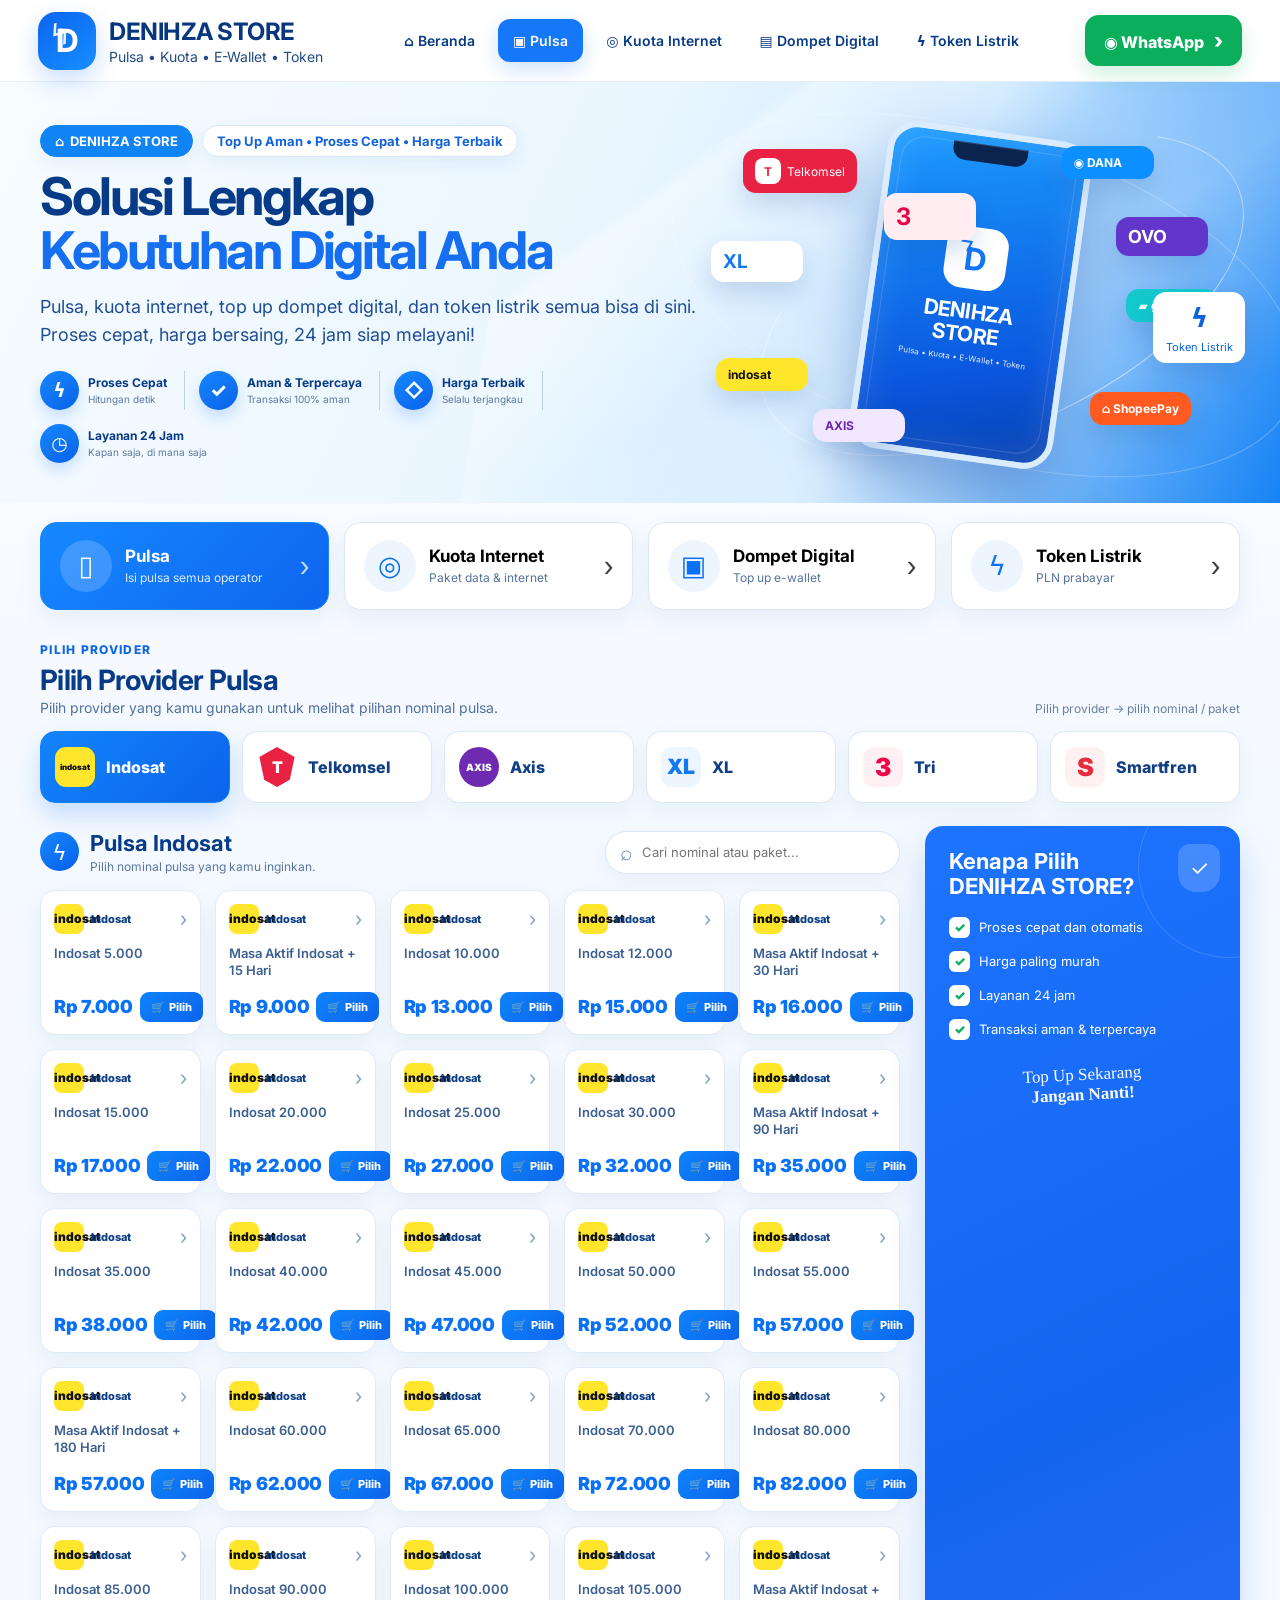
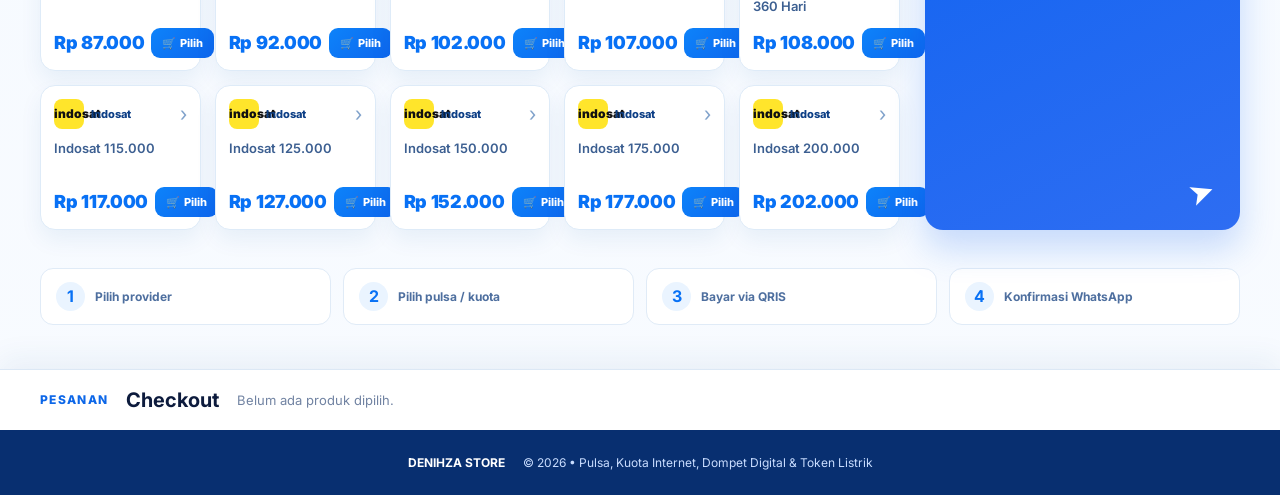
<file: index.html>
<!DOCTYPE html>
<html lang="id">
<head>
  <meta charset="UTF-8">
  <meta name="viewport" content="width=device-width, initial-scale=1.0">
  <title>DENIHZA STORE — Solusi Lengkap Kebutuhan Digital</title>
  <meta name="description" content="DENIHZA STORE — Pulsa, kuota internet, dompet digital dan token listrik.">
  <link rel="preconnect" href="https://fonts.googleapis.com">
  <link rel="preconnect" href="https://fonts.gstatic.com" crossorigin>
  <link href="https://fonts.googleapis.com/css2?family=Inter:wght@400;500;600;700;800&display=swap" rel="stylesheet">
  <link rel="stylesheet" href="style.css">
</head>
<body>
<header class="topbar">
  <div class="topbar-inner">
    <a class="brand" href="index.html" aria-label="DENIHZA STORE">
      <div class="logo-badge"><span>ϟ</span><b>D</b></div>
      <div class="brand-copy"><strong>DENIHZA STORE</strong><span>Pulsa • Kuota • E-Wallet • Token</span></div>
    </a>
    <nav class="nav-links" aria-label="Navigasi utama">
      <a href="#beranda">⌂ <span>Beranda</span></a>
      <a href="#produk" class="active">▣ <span>Pulsa</span></a>
      <a href="#produk">◎ <span>Kuota Internet</span></a>
      <a href="#produk">▤ <span>Dompet Digital</span></a>
      <a href="#produk">ϟ <span>Token Listrik</span></a>
    </nav>
    <a class="wa-top" id="waTop" href="#" target="_blank" rel="noopener">◉ WhatsApp <span>›</span></a>
  </div>
</header>

<main>
  <section class="hero" id="beranda">
    <div class="hero-glow glow-one"></div><div class="hero-glow glow-two"></div>
    <div class="hero-inner">
      <div class="hero-copy">
        <div class="hero-pills"><span>⌂ &nbsp;DENIHZA STORE</span><span>Top Up Aman • Proses Cepat • Harga Terbaik</span></div>
        <h1>Solusi Lengkap<br><span>Kebutuhan Digital Anda</span></h1>
        <p>Pulsa, kuota internet, top up dompet digital, dan token listrik semua bisa di sini. Proses cepat, harga bersaing, 24 jam siap melayani!</p>
        <div class="hero-features">
          <div><i>ϟ</i><span><b>Proses Cepat</b><small>Hitungan detik</small></span></div>
          <div><i>✓</i><span><b>Aman & Terpercaya</b><small>Transaksi 100% aman</small></span></div>
          <div><i>◇</i><span><b>Harga Terbaik</b><small>Selalu terjangkau</small></span></div>
          <div><i>◷</i><span><b>Layanan 24 Jam</b><small>Kapan saja, di mana saja</small></span></div>
        </div>
      </div>
      <div class="hero-visual" aria-hidden="true">
        <div class="orbit orbit-a"></div><div class="orbit orbit-b"></div>
        <div class="phone">
          <div class="phone-notch"></div>
          <div class="phone-logo"><span>ϟ</span><b>D</b></div>
          <strong>DENIHZA<br>STORE</strong><small>Pulsa • Kuota • E-Wallet • Token</small>
        </div>
        <div class="float-card f-telkomsel"><b>T</b><span>Telkomsel</span></div>
        <div class="float-card f-xl"><b>XL</b></div><div class="float-card f-indosat"><b>indosat</b></div>
        <div class="float-card f-axis"><b>AXIS</b></div><div class="float-card f-tri"><b>3</b></div>
        <div class="float-card f-dana"><b>◉ DANA</b></div><div class="float-card f-ovo"><b>OVO</b></div>
        <div class="float-card f-gopay"><b>▰ gopay</b></div><div class="float-card f-shopee"><b>⌂ ShopeePay</b></div>
        <div class="float-card f-pln"><b>ϟ</b><span>Token Listrik</span></div>
      </div>
    </div>
  </section>

  <section class="service-tabs" id="produk">
    <button class="service-card cat active" data-category="pulsa"><span class="service-icon phone-icon">▯</span><span><b>Pulsa</b><small>Isi pulsa semua operator</small></span><em>›</em></button>
    <button class="service-card cat" data-category="kuota"><span class="service-icon globe-icon">◎</span><span><b>Kuota Internet</b><small>Paket data & internet</small></span><em>›</em></button>
    <button class="service-card cat" data-category="ewallet"><span class="service-icon wallet-icon">▣</span><span><b>Dompet Digital</b><small>Top up e-wallet</small></span><em>›</em></button>
    <button class="service-card cat" data-category="token"><span class="service-icon bolt-icon">ϟ</span><span><b>Token Listrik</b><small>PLN prabayar</small></span><em>›</em></button>
  </section>

  <section id="mobileShop" class="provider-section">
    <div class="section-label">PILIH PROVIDER</div>
    <div class="provider-heading"><div><h2 id="serviceTitle">Pilih Provider Pulsa</h2><p>Pilih provider yang kamu gunakan untuk melihat pilihan nominal pulsa.</p></div><div class="flow-note">Pilih provider → pilih nominal / paket</div></div>
    <div id="providerButtons" class="provider-buttons"></div>
  </section>

  <section class="shop-layout">
    <div class="products-wrap">
      <div class="section-head">
        <div class="product-heading"><div class="brand-title"><span class="mini-brand">ϟ</span><div><h2 id="categoryTitle">Pulsa Telkomsel</h2><p id="productHint">Pilih nominal pulsa Telkomsel sesuai kebutuhan Anda.</p></div></div></div>
        <div class="search-wrap"><span>⌕</span><input id="search" class="search" type="search" placeholder="Cari nominal atau paket..."></div>
      </div>
      <div id="products" class="products"></div>
    </div>
    <aside class="benefit-card">
      <div class="benefit-shield">✓</div>
      <h2>Kenapa Pilih<br>DENIHZA STORE?</h2>
      <ul><li>Proses cepat dan otomatis</li><li>Harga paling murah</li><li>Layanan 24 jam</li><li>Transaksi aman & terpercaya</li></ul>
      <div class="benefit-note">Top Up Sekarang<br><b>Jangan Nanti!</b></div><div class="paper-plane">➤</div>
    </aside>
  </section>

  <section class="steps"><div><b>1</b><span>Pilih provider</span></div><div><b>2</b><span>Pilih pulsa / kuota</span></div><div><b>3</b><span>Bayar via QRIS</span></div><div><b>4</b><span>Konfirmasi WhatsApp</span></div></section>

  <section class="checkout-dock" id="checkoutDock">
    <div class="checkout-inner">
      <div class="checkout-copy"><span class="section-label">PESANAN</span><h3>Checkout</h3><div id="emptyOrder">Belum ada produk dipilih.</div><div id="orderForm" class="hidden"><div class="selected-product"><span id="selectedName"></span><b id="selectedPrice"></b></div><div class="checkout-fields"><input id="targetNumber" type="tel" placeholder="Nomor tujuan (08xxxxxxxxxx)"><input id="buyerName" type="text" placeholder="Nama pembeli (opsional)"><button id="checkoutBtn" class="primary-btn">Lanjut Pembayaran</button><button id="cancelBtn" class="text-btn">Batalkan</button></div></div></div>
    </div>
  </section>
</main>
<footer><strong>DENIHZA STORE</strong><span>© 2026 • Pulsa, Kuota Internet, Dompet Digital & Token Listrik</span></footer>
<script src="app.js"></script>
<script>
  // Sinkronkan kelas desain baru dengan event kategori yang sudah ada di app.js.
  document.querySelectorAll('.service-card').forEach(btn=>btn.addEventListener('click',()=>{
    document.querySelectorAll('.service-card').forEach(x=>x.classList.remove('active')); btn.classList.add('active');
    window.scrollTo({top:document.getElementById('produk').offsetTop-20,behavior:'smooth'});
  }));
</script>
</body>
</html>
</file>
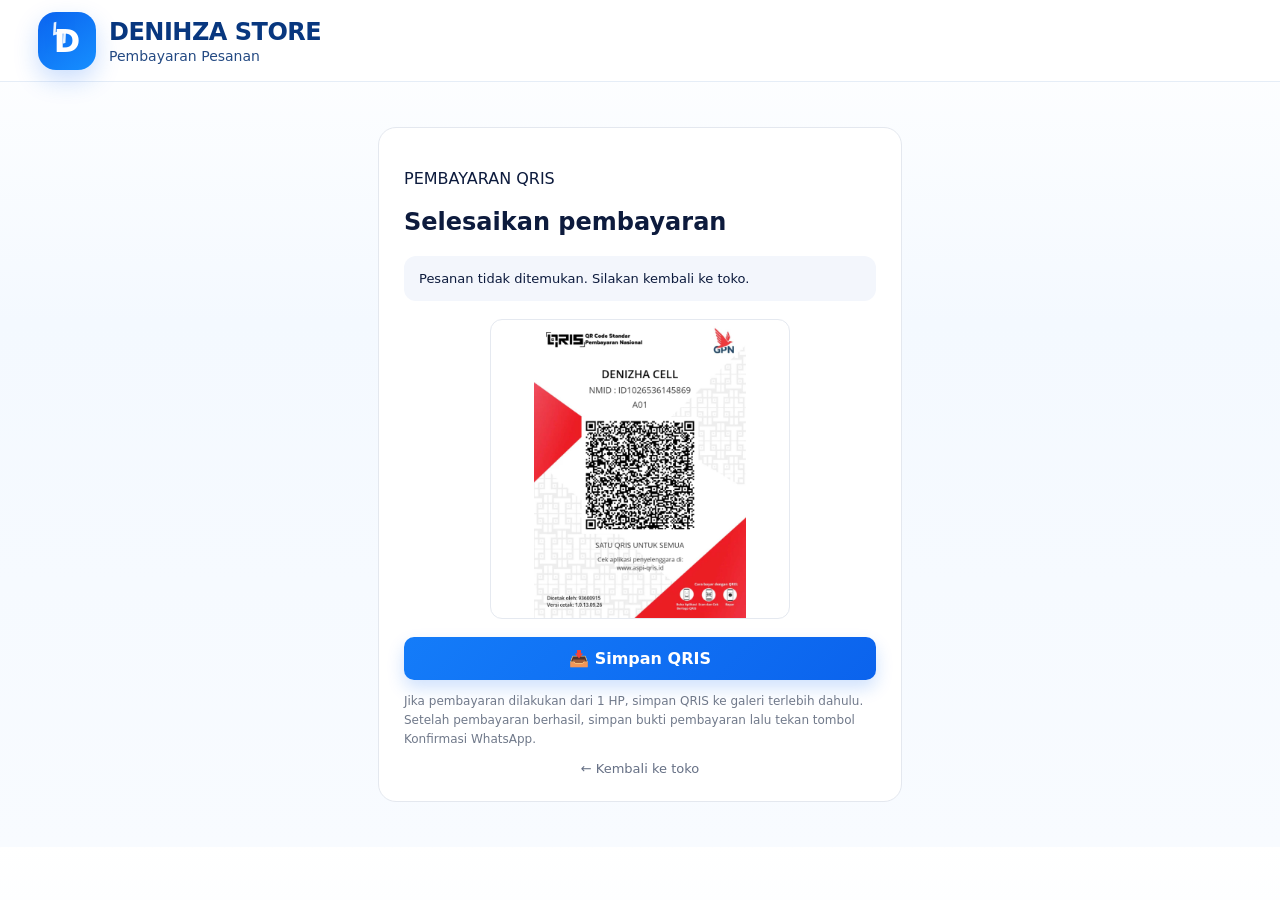
<file: payment.html>
<!DOCTYPE html>
<html lang="id">
<head>
<meta charset="UTF-8"><meta name="viewport" content="width=device-width,initial-scale=1.0">
<title>Pembayaran - DENIHZA STORE</title><link rel="stylesheet" href="style.css">
<style>.payment{max-width:560px;margin:45px auto;padding:0 18px}.paybox{background:#fff;border:1px solid #e4e8ef;border-radius:18px;padding:25px}.qris{width:100%;max-width:300px;aspect-ratio:1;object-fit:contain;border:1px solid #e5e9f0;border-radius:12px;display:block;margin:18px auto}.detail{background:#f3f6fc;border-radius:12px;padding:15px;margin:15px 0;font-size:13px}.row{display:flex;justify-content:space-between;gap:12px;margin:8px 0}.note{font-size:12px;color:#70798a;line-height:1.6}.back{display:block;text-align:center;margin-top:12px;color:#667085;font-size:13px}</style>
</head>
<body>
<header class="topbar"><div class="topbar-inner"><a class="brand" href="index.html"><div class="logo-badge"><span>ϟ</span><b>D</b></div><div class="brand-copy"><strong>DENIHZA STORE</strong><span>Pembayaran Pesanan</span></div></a></div></header>
<main class="payment"><div class="paybox">
<p class="eyebrow">PEMBAYARAN QRIS</p><h2>Selesaikan pembayaran</h2>
<div id="detail" class="detail"></div>
<img class="qris" src="qris.png" alt="QRIS DENIHZA STORE" onerror="this.style.display='none';document.getElementById('qrisMissing').style.display='block'">
<p id="qrisMissing" class="note" style="display:none;text-align:center">Gambar QRIS belum dipasang. Ganti file <b>qris.png</b> dengan QRIS kamu.</p>
<div style="display:flex;gap:10px;flex-wrap:wrap;margin:12px 0 4px">
  <a class="primary-btn" style="flex:1;min-width:180px;text-align:center;text-decoration:none" href="qris.png" download="QRIS-DENIHZA-STORE.png">📥 Simpan QRIS</a>
</div>
<p class="note">Jika pembayaran dilakukan dari 1 HP, simpan QRIS ke galeri terlebih dahulu. Setelah pembayaran berhasil, simpan bukti pembayaran lalu tekan tombol Konfirmasi WhatsApp.</p>
<button id="confirm" class="primary-btn full">💬 Konfirmasi via WhatsApp</button>
<a class="back" href="index.html">← Kembali ke toko</a>
</div></main>
<script>
const CONFIG={whatsapp:"6285777949213"};
const order=JSON.parse(sessionStorage.getItem("denihzaOrder")||"null");
if(!order){document.getElementById("detail").innerHTML="Pesanan tidak ditemukan. Silakan kembali ke toko.";document.getElementById("confirm").style.display="none";}
else{
 const rupiah=n=>new Intl.NumberFormat("id-ID",{style:"currency",currency:"IDR",maximumFractionDigits:0}).format(n);
 document.getElementById("detail").innerHTML=`<div class="row"><span>ID Pesanan</span><b>${order.orderId}</b></div><div class="row"><span>Produk</span><b>${order.provider} - ${order.name}</b></div><div class="row"><span>Nomor Tujuan</span><b>${order.number}</b></div><div class="row"><span>Nama</span><b>${order.buyer}</b></div><div class="row"><span>Total</span><b>${rupiah(order.price)}</b></div>`;
 document.getElementById("confirm").onclick=()=>{
   const msg = `🛒 PESANAN DENIHZA STORE\n\n📋 ID Pesanan: ${order.orderId}\n📱 Produk: ${order.provider} - ${order.name}\n📞 Nomor Tujuan: ${order.number}\n👤 Nama: ${order.buyer || "-"}\n💰 Total: ${rupiah(order.price)}\n💳 Metode: QRIS\n\n📎 Saya sudah melakukan pembayaran dan akan mengirim bukti pembayaran melalui WhatsApp.`;
   location.href = `https://wa.me/${CONFIG.whatsapp}?text=${encodeURIComponent(msg)}`;
 };
}
</script>
</body></html>
</file>
<file: style.css>
:root{--blue:#1167f5;--blue2:#1689ff;--navy:#073a88;--ink:#0d1b3d;--muted:#63749a;--bg:#f4f9ff;--white:#fff;--line:#dbe7f6;--green:#08aa5b;--shadow:0 18px 45px rgba(24,91,180,.12)}
*{box-sizing:border-box}html{scroll-behavior:smooth}body{margin:0;font-family:Inter,system-ui,-apple-system,BlinkMacSystemFont,"Segoe UI",sans-serif;color:var(--ink);background:linear-gradient(180deg,#fff 0,#f4f9ff 38%,#f8fbff 100%)}button,input{font:inherit}button{cursor:pointer}a{text-decoration:none;color:inherit}.hidden{display:none!important}
.topbar{height:82px;background:#fff;border-bottom:1px solid #e5edf7;position:sticky;top:0;z-index:30}.topbar-inner{height:100%;max-width:1390px;margin:auto;padding:0 38px;display:flex;align-items:center;gap:30px}.brand{display:flex;align-items:center;gap:13px;min-width:300px}.logo-badge{width:58px;height:58px;border-radius:18px;background:linear-gradient(145deg,#0b64ef,#168fff);color:#fff;display:grid;place-items:center;position:relative;box-shadow:0 10px 25px rgba(17,103,245,.22);overflow:hidden}.logo-badge b{font-size:32px;line-height:1}.logo-badge span{position:absolute;font-size:30px;top:4px;left:12px;opacity:.9;transform:rotate(-15deg)}.brand-copy strong{display:block;font-size:24px;letter-spacing:-.5px;color:#08377f}.brand-copy span{display:block;font-size:14px;color:#244a83;margin-top:2px}.nav-links{display:flex;align-items:center;gap:8px;flex:1;justify-content:center}.nav-links a{padding:13px 15px;border-radius:12px;color:#093b86;font-size:14px;font-weight:600;white-space:nowrap}.nav-links a.active{background:#1578f8;color:#fff;box-shadow:0 7px 20px rgba(21,120,248,.22)}.nav-links a:hover{background:#eef6ff}.nav-links a.active:hover{background:#1578f8}.wa-top{background:#0aae5b;color:#fff;border-radius:14px;padding:13px 19px;font-weight:800;white-space:nowrap;box-shadow:0 9px 20px rgba(0,174,91,.18)}.wa-top span{font-size:21px;margin-left:7px}
.hero{position:relative;overflow:hidden;background:linear-gradient(115deg,#f7fcff 0%,#eaf6ff 45%,#cfeaff 68%,#1683f5 100%);min-height:370px}.hero:after{content:"";position:absolute;right:-9%;top:-60%;width:70%;height:220%;background:linear-gradient(135deg,transparent 30%,rgba(255,255,255,.35) 31%,transparent 45%,rgba(255,255,255,.2) 55%,transparent 70%);transform:rotate(9deg)}.hero-inner{max-width:1390px;margin:auto;padding:38px 40px 32px;display:grid;grid-template-columns:1.1fr .9fr;align-items:center;position:relative;z-index:2}.hero-copy{padding:5px 0 8px}.hero-pills{display:flex;gap:9px;flex-wrap:wrap;margin-bottom:13px}.hero-pills span{background:#fff;border:1px solid #d4e7fb;color:#1163d7;border-radius:20px;padding:7px 14px;font-size:13px;font-weight:700;box-shadow:0 6px 18px rgba(35,104,183,.08)}.hero-pills span:first-child{background:#1184f5;color:#fff;border-color:#1184f5}.hero h1{font-size:52px;line-height:1.04;letter-spacing:-2.4px;margin:10px 0 15px;color:#073b87}.hero h1 span{color:#166ff1}.hero-copy>p{font-size:18px;line-height:1.55;color:#214e93;max-width:730px;margin:0 0 22px}.hero-features{display:flex;gap:14px;flex-wrap:wrap}.hero-features>div{display:flex;gap:9px;align-items:center;padding-right:17px;border-right:1px solid rgba(30,99,173,.25)}.hero-features>div:last-child{border-right:0}.hero-features i{width:39px;height:39px;border-radius:50%;display:grid;place-items:center;background:linear-gradient(145deg,#1687ff,#0962e8);color:#fff;font-style:normal;font-weight:800;font-size:19px;box-shadow:0 7px 15px rgba(20,104,236,.2)}.hero-features b,.hero-features small{display:block}.hero-features b{font-size:12px;color:#073a88}.hero-features small{font-size:10px;color:#5f79a0;margin-top:3px}.hero-visual{height:340px;position:relative;display:flex;justify-content:center;align-items:center}.phone{width:205px;height:330px;border-radius:30px;background:linear-gradient(165deg,#1b9cff,#0a57de 72%,#0640b0);border:6px solid #dcecff;box-shadow:0 30px 60px rgba(10,64,160,.35),inset 0 0 40px rgba(255,255,255,.15);transform:rotate(8deg);display:flex;flex-direction:column;align-items:center;justify-content:center;color:#fff;position:relative;z-index:5}.phone:after{content:"";position:absolute;inset:8px;border:1px solid rgba(255,255,255,.15);border-radius:24px}.phone-notch{position:absolute;top:8px;width:75px;height:18px;background:#0b244d;border-radius:0 0 12px 12px}.phone-logo{width:62px;height:62px;border-radius:18px;background:#fff;color:#1376f7;display:grid;place-items:center;position:relative;overflow:hidden;margin-bottom:12px}.phone-logo b{font-size:31px}.phone-logo span{position:absolute;top:1px;left:12px;font-size:25px}.phone strong{font-size:21px;text-align:center;line-height:1.05;letter-spacing:-.6px}.phone small{font-size:8px;margin-top:7px;opacity:.9}.float-card{position:absolute;background:#fff;border-radius:13px;min-width:92px;padding:9px 12px;box-shadow:0 12px 25px rgba(21,74,150,.17);display:flex;align-items:center;gap:6px;z-index:7;font-size:12px}.f-telkomsel{left:8%;top:7%;background:#e92143;color:#fff}.f-telkomsel b{width:26px;height:26px;background:#fff;color:#e92143;border-radius:8px;display:grid;place-items:center}.f-xl{left:2%;top:34%;font-size:19px;color:#1478ee}.f-indosat{left:3%;bottom:22%;background:#ffe62c;color:#111;font-weight:800}.f-axis{left:21%;bottom:7%;background:#f1e7ff;color:#7226ad}.f-tri{left:34%;top:20%;background:#ffedf2;color:#e90045;font-size:24px}.f-dana{right:16%;top:6%;background:#0c8fff;color:#fff}.f-ovo{right:6%;top:27%;background:#6336cb;color:#fff;font-size:18px}.f-gopay{right:4%;top:48%;background:#13c9ce;color:#fff}.f-shopee{right:9%;bottom:12%;background:#ff5a20;color:#fff}.f-pln{right:-1%;bottom:30%;background:#fff;color:#0b63dc;flex-direction:column;font-size:11px}.f-pln b{font-size:27px}.orbit{position:absolute;border-radius:50%;border:1px solid rgba(255,255,255,.45);transform:rotate(-25deg)}.orbit-a{width:520px;height:260px;right:-4%;border-top-color:transparent;border-bottom-color:rgba(255,255,255,.65)}.orbit-b{width:650px;height:320px;right:-13%;border-color:rgba(255,255,255,.25);transform:rotate(18deg)}
.service-tabs{max-width:1390px;margin:-1px auto 0;padding:20px 40px 15px;display:grid;grid-template-columns:repeat(4,1fr);gap:15px;position:relative;z-index:8}.service-card{border:1px solid #dce9f7;background:#fff;border-radius:17px;padding:17px 19px;display:flex;align-items:center;gap:13px;text-align:left;box-shadow:0 10px 24px rgba(28,91,163,.08);transition:.2s}.service-card:hover{transform:translateY(-2px);box-shadow:0 15px 30px rgba(28,91,163,.12)}.service-card.active{background:linear-gradient(135deg,#1688ff,#0e65ef);border-color:#1688ff;color:#fff}.service-card.active small{color:#dbeaff}.service-card em{margin-left:auto;font-style:normal;font-size:28px;opacity:.75}.service-icon{width:52px;height:52px;border-radius:50%;display:grid;place-items:center;background:#edf6ff;color:#0972f4;font-size:27px}.service-card.active .service-icon{background:rgba(255,255,255,.18);color:#fff}.service-card b,.service-card small{display:block}.service-card b{font-size:17px}.service-card small{font-size:12px;color:#56739e;margin-top:4px}
.provider-section{max-width:1390px;margin:4px auto;padding:13px 40px 8px}.section-label{font-size:12px;letter-spacing:1.3px;font-weight:800;color:#0d67e8}.provider-heading{display:flex;justify-content:space-between;align-items:end;gap:20px}.provider-heading h2{font-size:28px;margin:6px 0 2px;color:#073b87;letter-spacing:-.7px}.provider-heading p{margin:0;color:#52719f;font-size:14px}.flow-note{color:#6a7fa2;font-size:12px}.provider-buttons{display:grid;grid-template-columns:repeat(6,minmax(0,1fr));gap:12px;margin-top:15px}.provider-btn{min-height:72px;border:1px solid #dbe8f7;border-radius:15px;background:#fff;display:flex;align-items:center;justify-content:flex-start;gap:11px;padding:10px 14px;color:#103f84;font-weight:800;box-shadow:0 8px 20px rgba(20,82,152,.06);transition:.2s}.provider-btn:hover{transform:translateY(-2px)}.provider-btn.active{background:linear-gradient(135deg,#1284fa,#0c63ed);color:#fff;border-color:#1284fa;box-shadow:0 12px 25px rgba(16,108,239,.2)}.brand-mark{width:40px;height:40px;display:grid;place-items:center;border-radius:11px;font-weight:900;flex:0 0 auto}.telkomsel-mark{background:#e92143;color:#fff;clip-path:polygon(50% 0,94% 25%,82% 82%,50% 100%,18% 82%,6% 25%);border-radius:0}.indosat-mark{background:#ffe52b;color:#111;font-size:8px;line-height:1}.axis-mark{background:#6f2ab2;color:#fff;border-radius:20px;font-size:10px}.xl-mark{color:#1478ee;background:#edf6ff;font-size:21px}.tri-mark{background:#fff0f4;color:#ed0848;font-size:25px}.smartfren-mark{background:#fff1f1;color:#e62d3d;font-size:25px}.dana-mark{background:#0d90ff;color:#fff}.ovo-mark{background:#6336cb;color:#fff;font-size:12px}.gopay-mark{background:#0bc9ce;color:#fff}.shopeepay-mark{background:#ff5a20;color:#fff}.pln-mark{background:#fff4c7;color:#f0a500;font-size:23px}.generic-mark{background:#edf4ff;color:#1678f5}
.shop-layout{max-width:1390px;margin:5px auto 0;padding:10px 40px 20px;display:grid;grid-template-columns:minmax(0,1fr) 315px;gap:25px}.section-head{display:flex;align-items:end;justify-content:space-between;gap:20px;margin:4px 0 16px}.brand-title{display:flex;gap:11px;align-items:center}.mini-brand{width:39px;height:39px;border-radius:50%;background:linear-gradient(145deg,#1687ff,#0860e9);color:#fff;display:grid;place-items:center;font-size:22px}.brand-title h2{font-size:22px;margin:0;color:#073b87}.brand-title p{font-size:12px;color:#5c76a0;margin:3px 0 0}.search-wrap{width:295px;height:43px;border:1px solid #d9e7f6;border-radius:22px;background:#fff;display:flex;align-items:center;padding:0 14px;gap:7px;box-shadow:0 7px 17px rgba(20,85,157,.05)}.search-wrap>span{font-size:21px;color:#6d8ab4}.search{border:0;outline:0;width:100%;font-size:13px;background:transparent}.products{display:grid;grid-template-columns:repeat(5,minmax(0,1fr));gap:14px}.product{background:#fff;border:1px solid #deebf8;border-radius:15px;padding:13px 13px 12px;box-shadow:0 10px 22px rgba(20,85,157,.07);min-height:145px;cursor:pointer;transition:.2s}.product:hover{transform:translateY(-3px);box-shadow:0 16px 28px rgba(20,85,157,.13);border-color:#b9d7f8}.product-top{display:flex;justify-content:space-between;align-items:center;margin-bottom:11px}.product-brand{display:flex;align-items:center;gap:7px;color:#0d3f86;font-size:11px;font-weight:800}.product-brand .brand-mark{width:30px;height:30px;border-radius:8px;font-size:12px}.product strong{font-size:13px;line-height:1.35;color:#3c5f91;display:block;min-height:37px;font-weight:600}.arrow{font-size:20px;color:#80a2cb}.product-bottom{display:flex;justify-content:space-between;align-items:center;margin-top:10px;gap:7px}.price{font-size:18px;font-weight:900;color:#0871f5;letter-spacing:-.3px}.buy-mini{background:linear-gradient(135deg,#0d83fa,#0d65ed);color:#fff;padding:8px 11px;border-radius:9px;font-size:11px;font-weight:800;white-space:nowrap}.benefit-card{border-radius:18px;background:linear-gradient(155deg,#1d74ff,#1465f1 58%,#2e6df2);color:#fff;padding:23px 24px;min-height:320px;box-shadow:0 18px 35px rgba(20,100,239,.22);position:relative;overflow:hidden}.benefit-card:after{content:"";position:absolute;width:180px;height:180px;border-radius:50%;border:1px solid rgba(255,255,255,.15);right:-80px;top:-50px}.benefit-shield{position:absolute;right:20px;top:18px;width:42px;height:48px;border-radius:12px 12px 18px 18px;background:rgba(255,255,255,.18);display:grid;place-items:center;font-size:22px}.benefit-card h2{font-size:22px;line-height:1.15;margin:0 50px 17px 0}.benefit-card ul{list-style:none;padding:0;margin:0}.benefit-card li{font-size:13px;margin:13px 0;display:flex;gap:9px;align-items:center}.benefit-card li:before{content:"✓";width:21px;height:21px;border-radius:6px;background:#fff;color:#10ae62;display:grid;place-items:center;font-weight:900}.benefit-note{margin-top:25px;text-align:center;font-family:cursive;font-size:17px;transform:rotate(-3deg)}.paper-plane{position:absolute;right:26px;bottom:20px;font-size:31px;transform:rotate(-20deg)}
.steps{max-width:1390px;margin:4px auto 30px;padding:14px 40px;display:grid;grid-template-columns:repeat(4,1fr);gap:12px}.steps>div{background:#fff;border:1px solid #e0ebf7;border-radius:13px;padding:13px 15px;display:flex;align-items:center;gap:10px}.steps b{width:29px;height:29px;border-radius:50%;display:grid;place-items:center;background:#eaf4ff;color:#0871f5}.steps span{font-size:12px;color:#4e6f9f;font-weight:700}.checkout-dock{background:#fff;border-top:1px solid #dce8f5;box-shadow:0 -10px 30px rgba(25,82,146,.07)}.checkout-inner{max-width:1390px;margin:auto;padding:18px 40px}.checkout-copy{display:flex;align-items:center;gap:18px}.checkout-copy h3{margin:0;font-size:20px}.checkout-copy>#emptyOrder{font-size:13px;color:#7183a2}.order-card{display:none}.selected-product{display:flex;justify-content:space-between;gap:20px;background:#f3f8ff;border:1px solid #d9e9fb;border-radius:10px;padding:10px 13px;font-size:12px;min-width:310px}.selected-product b{color:#0871f5}.checkout-fields{display:flex;gap:8px;align-items:center;flex:1}.checkout-fields input{height:42px;border:1px solid #d7e5f5;border-radius:10px;padding:0 12px;outline:0;min-width:190px}.checkout-fields input:focus{border-color:#3b91ff;box-shadow:0 0 0 3px rgba(59,145,255,.1)}.primary-btn{border:0;background:linear-gradient(135deg,#147cf9,#0b63ed);color:#fff;border-radius:10px;padding:12px 18px;font-weight:800;box-shadow:0 8px 17px rgba(17,103,245,.2)}.text-btn{border:0;background:transparent;color:#7082a1;font-weight:700}.checkout-copy .hidden+.hidden{display:none}footer{background:#082f70;color:#c9ddff;padding:25px 40px;display:flex;justify-content:center;gap:18px;flex-wrap:wrap;font-size:12px}footer strong{color:#fff}
@media(max-width:1100px){.nav-links{gap:0}.nav-links a{padding:11px 8px}.brand{min-width:240px}.hero h1{font-size:43px}.hero-visual{transform:scale(.9)}.products{grid-template-columns:repeat(3,1fr)}.provider-buttons{grid-template-columns:repeat(3,1fr)}.shop-layout{grid-template-columns:1fr}.benefit-card{display:none}.checkout-copy{flex-wrap:wrap}.checkout-fields{flex-wrap:wrap}}
@media(max-width:780px){.topbar{height:auto}.topbar-inner{padding:12px 16px;flex-wrap:wrap;gap:12px}.brand{min-width:0;flex:1}.logo-badge{width:46px;height:46px;border-radius:14px}.brand-copy strong{font-size:18px}.brand-copy span{font-size:10px}.nav-links{order:3;width:100%;overflow:auto;justify-content:flex-start}.nav-links a{font-size:11px}.nav-links a span{display:none}.wa-top{padding:10px 13px;font-size:12px}.hero-inner{grid-template-columns:1fr;padding:28px 20px}.hero h1{font-size:38px;letter-spacing:-1.6px}.hero-copy>p{font-size:15px}.hero-features{display:grid;grid-template-columns:1fr 1fr}.hero-features>div{border-right:0;padding:0}.hero-visual{height:300px;transform:scale(.76);margin-top:-15px}.service-tabs{padding:15px 16px;grid-template-columns:1fr 1fr}.service-card{padding:13px}.service-card small{display:none}.provider-section{padding:10px 16px}.provider-heading{display:block}.flow-note{margin-top:7px}.provider-buttons{grid-template-columns:repeat(2,1fr)}.shop-layout{padding:8px 16px}.section-head{display:block}.search-wrap{width:100%;margin-top:12px}.products{grid-template-columns:repeat(2,1fr)}.product{min-height:150px}.steps{padding:10px 16px;grid-template-columns:1fr 1fr}.checkout-inner{padding:16px}.checkout-copy{display:block}.checkout-copy h3{margin:3px 0 8px}.selected-product{min-width:0}.checkout-fields{display:grid;grid-template-columns:1fr}.checkout-fields input,.checkout-fields button{width:100%}}
@media(max-width:460px){.service-tabs{grid-template-columns:1fr}.products{grid-template-columns:1fr}.provider-buttons{grid-template-columns:1fr 1fr}.hero h1{font-size:32px}.hero-visual{height:250px}.float-card{transform:scale(.85)}.f-pln{display:none}}
</file>
